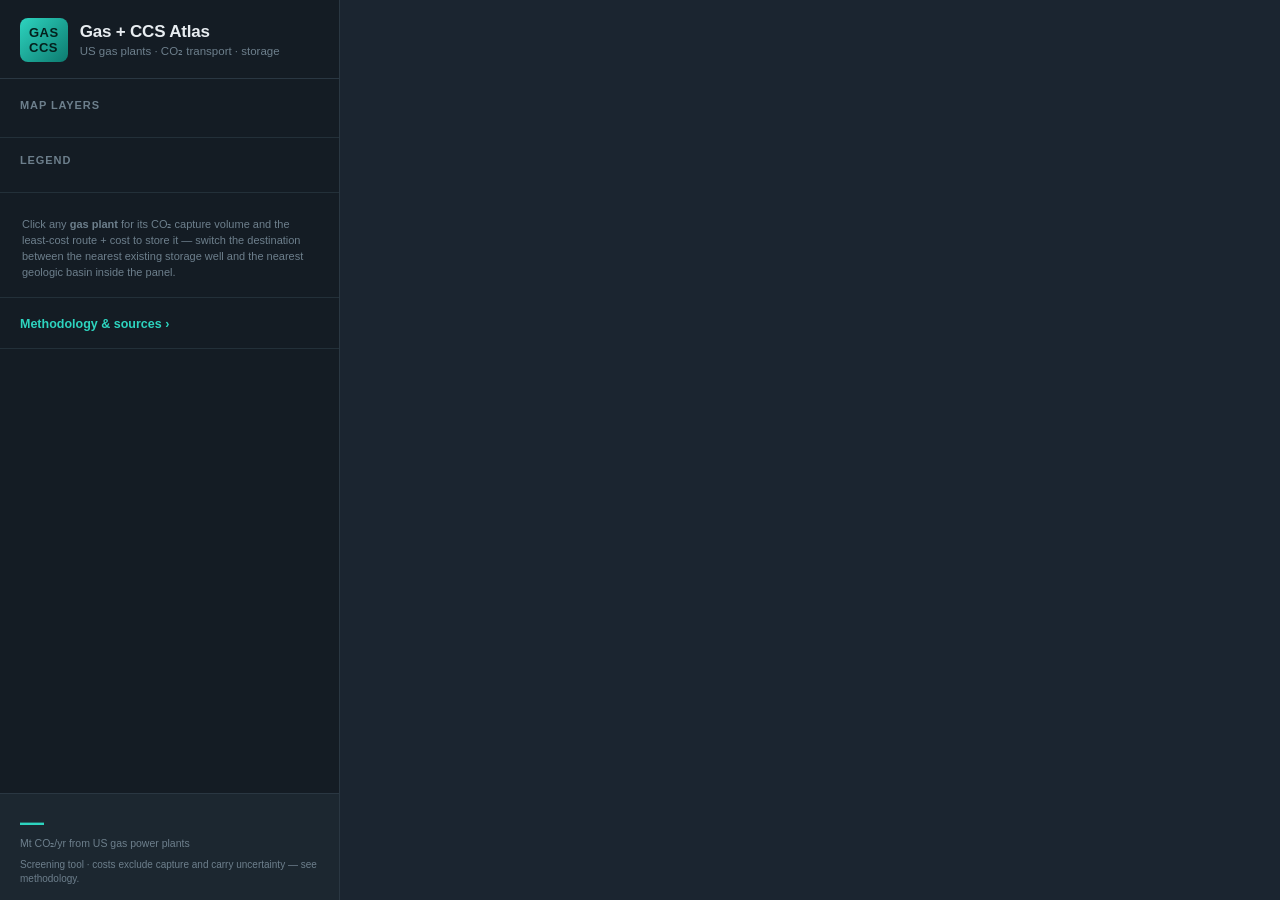
<file: index.html>
<!doctype html>
<meta charset="utf-8">
<title>Gas + CCS Atlas</title>
<meta http-equiv="refresh" content="0; url=src/index.html">
<link rel="canonical" href="src/index.html">
<p>Redirecting to <a href="src/index.html">the Gas + CCS Atlas</a>…</p>
</file>
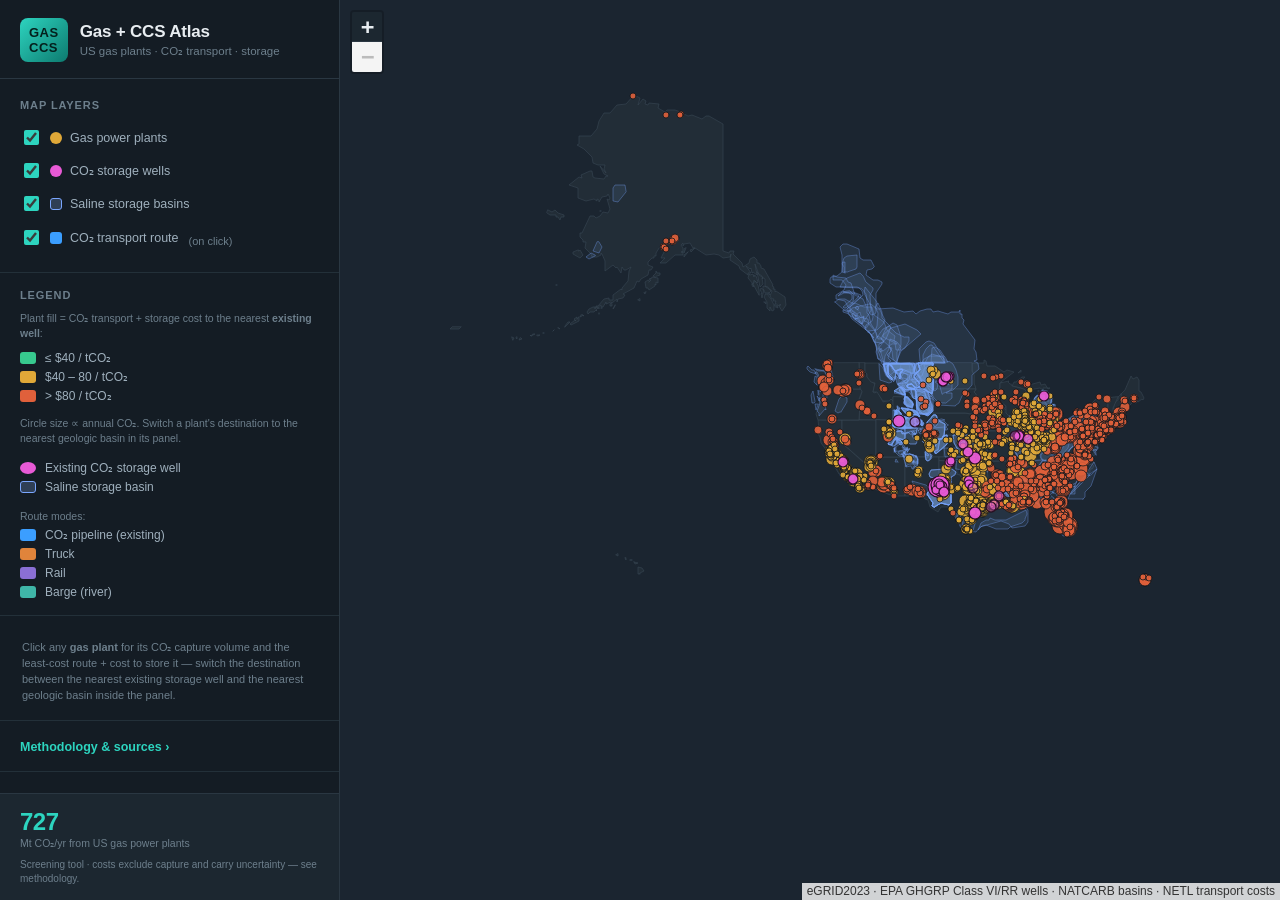
<file: src/index.html>
<!DOCTYPE html>
<html lang="en">
<head>
  <meta charset="utf-8" />
  <meta name="viewport" content="width=device-width, initial-scale=1.0" />
  <title>Gas + CCS Atlas — US gas plants, CO₂ transport & storage</title>
  <link rel="stylesheet" href="vendor/leaflet.css" />
  <link rel="stylesheet" href="styles.css" />
</head>
<body>
  <!-- Sidebar: controls -->
  <aside id="sidebar">
    <header class="brand">
      <div class="brand-mark">GAS<br>CCS</div>
      <div class="brand-text">
        <h1>Gas + CCS Atlas</h1>
        <p>US gas plants · CO₂ transport · storage</p>
      </div>
    </header>

    <div class="panel-scroll">
      <section class="control-group">
        <h2>Map layers</h2>
        <div id="overlay-list"></div>
      </section>

      <section class="control-group">
        <h2 id="legend-title">Legend</h2>
        <div id="legend"></div>
      </section>

      <section class="control-group">
        <p class="hint">Click any <b>gas plant</b> for its CO₂ capture volume and the least-cost
        route + cost to store it — switch the destination between the nearest existing storage well
        and the nearest geologic basin inside the panel.</p>
      </section>

      <section class="control-group">
        <button class="link-btn" id="open-method">Methodology &amp; sources ›</button>
      </section>
    </div>

    <footer class="side-foot">
      <div class="stat"><span id="stat-co2">—</span><label id="stat-label">Mt CO₂/yr from US gas power plants</label></div>
      <div class="disclaimer">Screening tool · costs exclude capture and carry uncertainty — see methodology.</div>
    </footer>
  </aside>

  <!-- Map -->
  <div id="map"></div>

  <!-- Detail panel (slides in on click) -->
  <aside id="detail" class="hidden">
    <button class="detail-close" id="detail-close">×</button>
    <div id="detail-body"></div>
  </aside>

  <!-- Methodology modal -->
  <div id="method-modal" class="modal hidden">
    <div class="modal-card">
      <button class="detail-close" id="method-close">×</button>
      <div id="method-body"></div>
    </div>
  </div>

  <!-- Hover tooltip -->
  <div id="hovertip" class="hovertip hidden"></div>

  <script src="vendor/leaflet.js"></script>
  <script src="../data/geo/us_states.js"></script>
  <script src="../data/geo/geometry_basins.js"></script>
  <script src="data_bundle.js"></script>
  <script src="app.js"></script>
</body>
</html>
</file>
<file: src/vendor/leaflet.css>
/* required styles */

.leaflet-pane,
.leaflet-tile,
.leaflet-marker-icon,
.leaflet-marker-shadow,
.leaflet-tile-container,
.leaflet-pane > svg,
.leaflet-pane > canvas,
.leaflet-zoom-box,
.leaflet-image-layer,
.leaflet-layer {
	position: absolute;
	left: 0;
	top: 0;
	}
.leaflet-container {
	overflow: hidden;
	}
.leaflet-tile,
.leaflet-marker-icon,
.leaflet-marker-shadow {
	-webkit-user-select: none;
	   -moz-user-select: none;
	        user-select: none;
	  -webkit-user-drag: none;
	}
/* Prevents IE11 from highlighting tiles in blue */
.leaflet-tile::selection {
	background: transparent;
}
/* Safari renders non-retina tile on retina better with this, but Chrome is worse */
.leaflet-safari .leaflet-tile {
	image-rendering: -webkit-optimize-contrast;
	}
/* hack that prevents hw layers "stretching" when loading new tiles */
.leaflet-safari .leaflet-tile-container {
	width: 1600px;
	height: 1600px;
	-webkit-transform-origin: 0 0;
	}
.leaflet-marker-icon,
.leaflet-marker-shadow {
	display: block;
	}
/* .leaflet-container svg: reset svg max-width decleration shipped in Joomla! (joomla.org) 3.x */
/* .leaflet-container img: map is broken in FF if you have max-width: 100% on tiles */
.leaflet-container .leaflet-overlay-pane svg {
	max-width: none !important;
	max-height: none !important;
	}
.leaflet-container .leaflet-marker-pane img,
.leaflet-container .leaflet-shadow-pane img,
.leaflet-container .leaflet-tile-pane img,
.leaflet-container img.leaflet-image-layer,
.leaflet-container .leaflet-tile {
	max-width: none !important;
	max-height: none !important;
	width: auto;
	padding: 0;
	}

.leaflet-container img.leaflet-tile {
	/* See: https://bugs.chromium.org/p/chromium/issues/detail?id=600120 */
	mix-blend-mode: plus-lighter;
}

.leaflet-container.leaflet-touch-zoom {
	-ms-touch-action: pan-x pan-y;
	touch-action: pan-x pan-y;
	}
.leaflet-container.leaflet-touch-drag {
	-ms-touch-action: pinch-zoom;
	/* Fallback for FF which doesn't support pinch-zoom */
	touch-action: none;
	touch-action: pinch-zoom;
}
.leaflet-container.leaflet-touch-drag.leaflet-touch-zoom {
	-ms-touch-action: none;
	touch-action: none;
}
.leaflet-container {
	-webkit-tap-highlight-color: transparent;
}
.leaflet-container a {
	-webkit-tap-highlight-color: rgba(51, 181, 229, 0.4);
}
.leaflet-tile {
	filter: inherit;
	visibility: hidden;
	}
.leaflet-tile-loaded {
	visibility: inherit;
	}
.leaflet-zoom-box {
	width: 0;
	height: 0;
	-moz-box-sizing: border-box;
	     box-sizing: border-box;
	z-index: 800;
	}
/* workaround for https://bugzilla.mozilla.org/show_bug.cgi?id=888319 */
.leaflet-overlay-pane svg {
	-moz-user-select: none;
	}

.leaflet-pane         { z-index: 400; }

.leaflet-tile-pane    { z-index: 200; }
.leaflet-overlay-pane { z-index: 400; }
.leaflet-shadow-pane  { z-index: 500; }
.leaflet-marker-pane  { z-index: 600; }
.leaflet-tooltip-pane   { z-index: 650; }
.leaflet-popup-pane   { z-index: 700; }

.leaflet-map-pane canvas { z-index: 100; }
.leaflet-map-pane svg    { z-index: 200; }

.leaflet-vml-shape {
	width: 1px;
	height: 1px;
	}
.lvml {
	behavior: url(#default#VML);
	display: inline-block;
	position: absolute;
	}


/* control positioning */

.leaflet-control {
	position: relative;
	z-index: 800;
	pointer-events: visiblePainted; /* IE 9-10 doesn't have auto */
	pointer-events: auto;
	}
.leaflet-top,
.leaflet-bottom {
	position: absolute;
	z-index: 1000;
	pointer-events: none;
	}
.leaflet-top {
	top: 0;
	}
.leaflet-right {
	right: 0;
	}
.leaflet-bottom {
	bottom: 0;
	}
.leaflet-left {
	left: 0;
	}
.leaflet-control {
	float: left;
	clear: both;
	}
.leaflet-right .leaflet-control {
	float: right;
	}
.leaflet-top .leaflet-control {
	margin-top: 10px;
	}
.leaflet-bottom .leaflet-control {
	margin-bottom: 10px;
	}
.leaflet-left .leaflet-control {
	margin-left: 10px;
	}
.leaflet-right .leaflet-control {
	margin-right: 10px;
	}


/* zoom and fade animations */

.leaflet-fade-anim .leaflet-popup {
	opacity: 0;
	-webkit-transition: opacity 0.2s linear;
	   -moz-transition: opacity 0.2s linear;
	        transition: opacity 0.2s linear;
	}
.leaflet-fade-anim .leaflet-map-pane .leaflet-popup {
	opacity: 1;
	}
.leaflet-zoom-animated {
	-webkit-transform-origin: 0 0;
	    -ms-transform-origin: 0 0;
	        transform-origin: 0 0;
	}
svg.leaflet-zoom-animated {
	will-change: transform;
}

.leaflet-zoom-anim .leaflet-zoom-animated {
	-webkit-transition: -webkit-transform 0.25s cubic-bezier(0,0,0.25,1);
	   -moz-transition:    -moz-transform 0.25s cubic-bezier(0,0,0.25,1);
	        transition:         transform 0.25s cubic-bezier(0,0,0.25,1);
	}
.leaflet-zoom-anim .leaflet-tile,
.leaflet-pan-anim .leaflet-tile {
	-webkit-transition: none;
	   -moz-transition: none;
	        transition: none;
	}

.leaflet-zoom-anim .leaflet-zoom-hide {
	visibility: hidden;
	}


/* cursors */

.leaflet-interactive {
	cursor: pointer;
	}
.leaflet-grab {
	cursor: -webkit-grab;
	cursor:    -moz-grab;
	cursor:         grab;
	}
.leaflet-crosshair,
.leaflet-crosshair .leaflet-interactive {
	cursor: crosshair;
	}
.leaflet-popup-pane,
.leaflet-control {
	cursor: auto;
	}
.leaflet-dragging .leaflet-grab,
.leaflet-dragging .leaflet-grab .leaflet-interactive,
.leaflet-dragging .leaflet-marker-draggable {
	cursor: move;
	cursor: -webkit-grabbing;
	cursor:    -moz-grabbing;
	cursor:         grabbing;
	}

/* marker & overlays interactivity */
.leaflet-marker-icon,
.leaflet-marker-shadow,
.leaflet-image-layer,
.leaflet-pane > svg path,
.leaflet-tile-container {
	pointer-events: none;
	}

.leaflet-marker-icon.leaflet-interactive,
.leaflet-image-layer.leaflet-interactive,
.leaflet-pane > svg path.leaflet-interactive,
svg.leaflet-image-layer.leaflet-interactive path {
	pointer-events: visiblePainted; /* IE 9-10 doesn't have auto */
	pointer-events: auto;
	}

/* visual tweaks */

.leaflet-container {
	background: #ddd;
	outline-offset: 1px;
	}
.leaflet-container a {
	color: #0078A8;
	}
.leaflet-zoom-box {
	border: 2px dotted #38f;
	background: rgba(255,255,255,0.5);
	}


/* general typography */
.leaflet-container {
	font-family: "Helvetica Neue", Arial, Helvetica, sans-serif;
	font-size: 12px;
	font-size: 0.75rem;
	line-height: 1.5;
	}


/* general toolbar styles */

.leaflet-bar {
	box-shadow: 0 1px 5px rgba(0,0,0,0.65);
	border-radius: 4px;
	}
.leaflet-bar a {
	background-color: #fff;
	border-bottom: 1px solid #ccc;
	width: 26px;
	height: 26px;
	line-height: 26px;
	display: block;
	text-align: center;
	text-decoration: none;
	color: black;
	}
.leaflet-bar a,
.leaflet-control-layers-toggle {
	background-position: 50% 50%;
	background-repeat: no-repeat;
	display: block;
	}
.leaflet-bar a:hover,
.leaflet-bar a:focus {
	background-color: #f4f4f4;
	}
.leaflet-bar a:first-child {
	border-top-left-radius: 4px;
	border-top-right-radius: 4px;
	}
.leaflet-bar a:last-child {
	border-bottom-left-radius: 4px;
	border-bottom-right-radius: 4px;
	border-bottom: none;
	}
.leaflet-bar a.leaflet-disabled {
	cursor: default;
	background-color: #f4f4f4;
	color: #bbb;
	}

.leaflet-touch .leaflet-bar a {
	width: 30px;
	height: 30px;
	line-height: 30px;
	}
.leaflet-touch .leaflet-bar a:first-child {
	border-top-left-radius: 2px;
	border-top-right-radius: 2px;
	}
.leaflet-touch .leaflet-bar a:last-child {
	border-bottom-left-radius: 2px;
	border-bottom-right-radius: 2px;
	}

/* zoom control */

.leaflet-control-zoom-in,
.leaflet-control-zoom-out {
	font: bold 18px 'Lucida Console', Monaco, monospace;
	text-indent: 1px;
	}

.leaflet-touch .leaflet-control-zoom-in, .leaflet-touch .leaflet-control-zoom-out  {
	font-size: 22px;
	}


/* layers control */

.leaflet-control-layers {
	box-shadow: 0 1px 5px rgba(0,0,0,0.4);
	background: #fff;
	border-radius: 5px;
	}
.leaflet-control-layers-toggle {
	background-image: url(images/layers.png);
	width: 36px;
	height: 36px;
	}
.leaflet-retina .leaflet-control-layers-toggle {
	background-image: url(images/layers-2x.png);
	background-size: 26px 26px;
	}
.leaflet-touch .leaflet-control-layers-toggle {
	width: 44px;
	height: 44px;
	}
.leaflet-control-layers .leaflet-control-layers-list,
.leaflet-control-layers-expanded .leaflet-control-layers-toggle {
	display: none;
	}
.leaflet-control-layers-expanded .leaflet-control-layers-list {
	display: block;
	position: relative;
	}
.leaflet-control-layers-expanded {
	padding: 6px 10px 6px 6px;
	color: #333;
	background: #fff;
	}
.leaflet-control-layers-scrollbar {
	overflow-y: scroll;
	overflow-x: hidden;
	padding-right: 5px;
	}
.leaflet-control-layers-selector {
	margin-top: 2px;
	position: relative;
	top: 1px;
	}
.leaflet-control-layers label {
	display: block;
	font-size: 13px;
	font-size: 1.08333em;
	}
.leaflet-control-layers-separator {
	height: 0;
	border-top: 1px solid #ddd;
	margin: 5px -10px 5px -6px;
	}

/* Default icon URLs */
.leaflet-default-icon-path { /* used only in path-guessing heuristic, see L.Icon.Default */
	background-image: url(images/marker-icon.png);
	}


/* attribution and scale controls */

.leaflet-container .leaflet-control-attribution {
	background: #fff;
	background: rgba(255, 255, 255, 0.8);
	margin: 0;
	}
.leaflet-control-attribution,
.leaflet-control-scale-line {
	padding: 0 5px;
	color: #333;
	line-height: 1.4;
	}
.leaflet-control-attribution a {
	text-decoration: none;
	}
.leaflet-control-attribution a:hover,
.leaflet-control-attribution a:focus {
	text-decoration: underline;
	}
.leaflet-attribution-flag {
	display: inline !important;
	vertical-align: baseline !important;
	width: 1em;
	height: 0.6669em;
	}
.leaflet-left .leaflet-control-scale {
	margin-left: 5px;
	}
.leaflet-bottom .leaflet-control-scale {
	margin-bottom: 5px;
	}
.leaflet-control-scale-line {
	border: 2px solid #777;
	border-top: none;
	line-height: 1.1;
	padding: 2px 5px 1px;
	white-space: nowrap;
	-moz-box-sizing: border-box;
	     box-sizing: border-box;
	background: rgba(255, 255, 255, 0.8);
	text-shadow: 1px 1px #fff;
	}
.leaflet-control-scale-line:not(:first-child) {
	border-top: 2px solid #777;
	border-bottom: none;
	margin-top: -2px;
	}
.leaflet-control-scale-line:not(:first-child):not(:last-child) {
	border-bottom: 2px solid #777;
	}

.leaflet-touch .leaflet-control-attribution,
.leaflet-touch .leaflet-control-layers,
.leaflet-touch .leaflet-bar {
	box-shadow: none;
	}
.leaflet-touch .leaflet-control-layers,
.leaflet-touch .leaflet-bar {
	border: 2px solid rgba(0,0,0,0.2);
	background-clip: padding-box;
	}


/* popup */

.leaflet-popup {
	position: absolute;
	text-align: center;
	margin-bottom: 20px;
	}
.leaflet-popup-content-wrapper {
	padding: 1px;
	text-align: left;
	border-radius: 12px;
	}
.leaflet-popup-content {
	margin: 13px 24px 13px 20px;
	line-height: 1.3;
	font-size: 13px;
	font-size: 1.08333em;
	min-height: 1px;
	}
.leaflet-popup-content p {
	margin: 17px 0;
	margin: 1.3em 0;
	}
.leaflet-popup-tip-container {
	width: 40px;
	height: 20px;
	position: absolute;
	left: 50%;
	margin-top: -1px;
	margin-left: -20px;
	overflow: hidden;
	pointer-events: none;
	}
.leaflet-popup-tip {
	width: 17px;
	height: 17px;
	padding: 1px;

	margin: -10px auto 0;
	pointer-events: auto;

	-webkit-transform: rotate(45deg);
	   -moz-transform: rotate(45deg);
	    -ms-transform: rotate(45deg);
	        transform: rotate(45deg);
	}
.leaflet-popup-content-wrapper,
.leaflet-popup-tip {
	background: white;
	color: #333;
	box-shadow: 0 3px 14px rgba(0,0,0,0.4);
	}
.leaflet-container a.leaflet-popup-close-button {
	position: absolute;
	top: 0;
	right: 0;
	border: none;
	text-align: center;
	width: 24px;
	height: 24px;
	font: 16px/24px Tahoma, Verdana, sans-serif;
	color: #757575;
	text-decoration: none;
	background: transparent;
	}
.leaflet-container a.leaflet-popup-close-button:hover,
.leaflet-container a.leaflet-popup-close-button:focus {
	color: #585858;
	}
.leaflet-popup-scrolled {
	overflow: auto;
	}

.leaflet-oldie .leaflet-popup-content-wrapper {
	-ms-zoom: 1;
	}
.leaflet-oldie .leaflet-popup-tip {
	width: 24px;
	margin: 0 auto;

	-ms-filter: "progid:DXImageTransform.Microsoft.Matrix(M11=0.70710678, M12=0.70710678, M21=-0.70710678, M22=0.70710678)";
	filter: progid:DXImageTransform.Microsoft.Matrix(M11=0.70710678, M12=0.70710678, M21=-0.70710678, M22=0.70710678);
	}

.leaflet-oldie .leaflet-control-zoom,
.leaflet-oldie .leaflet-control-layers,
.leaflet-oldie .leaflet-popup-content-wrapper,
.leaflet-oldie .leaflet-popup-tip {
	border: 1px solid #999;
	}


/* div icon */

.leaflet-div-icon {
	background: #fff;
	border: 1px solid #666;
	}


/* Tooltip */
/* Base styles for the element that has a tooltip */
.leaflet-tooltip {
	position: absolute;
	padding: 6px;
	background-color: #fff;
	border: 1px solid #fff;
	border-radius: 3px;
	color: #222;
	white-space: nowrap;
	-webkit-user-select: none;
	-moz-user-select: none;
	-ms-user-select: none;
	user-select: none;
	pointer-events: none;
	box-shadow: 0 1px 3px rgba(0,0,0,0.4);
	}
.leaflet-tooltip.leaflet-interactive {
	cursor: pointer;
	pointer-events: auto;
	}
.leaflet-tooltip-top:before,
.leaflet-tooltip-bottom:before,
.leaflet-tooltip-left:before,
.leaflet-tooltip-right:before {
	position: absolute;
	pointer-events: none;
	border: 6px solid transparent;
	background: transparent;
	content: "";
	}

/* Directions */

.leaflet-tooltip-bottom {
	margin-top: 6px;
}
.leaflet-tooltip-top {
	margin-top: -6px;
}
.leaflet-tooltip-bottom:before,
.leaflet-tooltip-top:before {
	left: 50%;
	margin-left: -6px;
	}
.leaflet-tooltip-top:before {
	bottom: 0;
	margin-bottom: -12px;
	border-top-color: #fff;
	}
.leaflet-tooltip-bottom:before {
	top: 0;
	margin-top: -12px;
	margin-left: -6px;
	border-bottom-color: #fff;
	}
.leaflet-tooltip-left {
	margin-left: -6px;
}
.leaflet-tooltip-right {
	margin-left: 6px;
}
.leaflet-tooltip-left:before,
.leaflet-tooltip-right:before {
	top: 50%;
	margin-top: -6px;
	}
.leaflet-tooltip-left:before {
	right: 0;
	margin-right: -12px;
	border-left-color: #fff;
	}
.leaflet-tooltip-right:before {
	left: 0;
	margin-left: -12px;
	border-right-color: #fff;
	}

/* Printing */

@media print {
	/* Prevent printers from removing background-images of controls. */
	.leaflet-control {
		-webkit-print-color-adjust: exact;
		print-color-adjust: exact;
		}
	}
</file>
<file: src/styles.css>
/* ============================================================
   BiCRS Atlas — design system
   Internal Frontier strategy tool. Clean, data-forward, neutral.
   ============================================================ */
:root {
  --bg: #0e1419;
  --ocean: #1b2530;
  --panel: #141c24;
  --panel-2: #1c2730;
  --line: #2a3742;
  --line-soft: #233039;
  --ink: #e8edf1;
  --ink-2: #9fb0bd;
  --ink-3: #6d7f8c;
  --accent: #2dd4bf;
  --accent-deep: #0d7a6f;
  --land-null: #2a3742;     /* land with no data */
  --shadow: 0 8px 30px rgba(0,0,0,.45);
  --r: 10px;
  --font: -apple-system, BlinkMacSystemFont, "Segoe UI", Roboto, Helvetica, Arial, sans-serif;
  --mono: ui-monospace, "SF Mono", Menlo, Consolas, monospace;
}

* { box-sizing: border-box; }
html, body { height: 100%; margin: 0; }
body {
  font-family: var(--font);
  color: var(--ink);
  background: var(--bg);
  overflow: hidden;
  -webkit-font-smoothing: antialiased;
}

/* ---------- Layout ---------- */
#map {
  position: absolute;
  top: 0; left: 340px; right: 0; bottom: 0;
  background: var(--ocean);
}
#sidebar {
  position: absolute;
  top: 0; left: 0; bottom: 0;
  width: 340px;
  background: var(--panel);
  border-right: 1px solid var(--line);
  display: flex;
  flex-direction: column;
  z-index: 1000;
}
.panel-scroll { flex: 1; overflow-y: auto; padding: 4px 0 14px; }

/* ---------- Brand ---------- */
.brand {
  display: flex; align-items: center; gap: 12px;
  padding: 18px 20px 16px;
  border-bottom: 1px solid var(--line);
}
.brand-mark {
  font-weight: 800; font-size: 13px; letter-spacing: .5px;
  background: linear-gradient(135deg, var(--accent), var(--accent-deep));
  color: #04201d; padding: 7px 9px; border-radius: 8px;
}
.brand-text h1 { font-size: 17px; margin: 0; letter-spacing: -.2px; }
.brand-text p { margin: 2px 0 0; font-size: 11.5px; color: var(--ink-3); }

/* ---------- Control groups ---------- */
.control-group { padding: 16px 20px; border-bottom: 1px solid var(--line-soft); }
.control-group h2 {
  font-size: 11px; text-transform: uppercase; letter-spacing: .9px;
  color: var(--ink-3); margin: 0 0 10px; font-weight: 600;
}

/* segmented control */
.seg { display: flex; background: var(--panel-2); border-radius: var(--r); padding: 3px; gap: 3px; }
.seg-btn {
  flex: 1; border: 0; background: transparent; color: var(--ink-2);
  font-size: 12px; font-weight: 600; padding: 8px 6px; border-radius: 7px;
  cursor: pointer; font-family: var(--font); transition: all .15s;
}
.seg-btn:hover { color: var(--ink); }
.seg-btn.active { background: var(--accent-deep); color: #eafffb; box-shadow: 0 1px 6px rgba(0,0,0,.3); }

select {
  width: 100%; background: var(--panel-2); color: var(--ink);
  border: 1px solid var(--line); border-radius: 8px; padding: 9px 10px;
  font-size: 13px; font-family: var(--font); cursor: pointer;
}
.hint { font-size: 11px; color: var(--ink-3); margin: 8px 2px 0; line-height: 1.45; }

/* checkboxes */
.chk {
  display: flex; align-items: center; gap: 8px; font-size: 12.5px;
  color: var(--ink-2); padding: 6px 0; cursor: pointer;
}
.chk input { accent-color: var(--accent); width: 15px; height: 15px; }
.sw { width: 12px; height: 12px; border-radius: 3px; display: inline-block; }
.sw-fac { background: #e0b020; border-radius: 50%; }
.sw-site { background: #46b3ff; border-radius: 50%; }
.sw-basin { background: rgba(120,170,255,.35); border: 1px solid #6f93c9; }
/* Gas + CCS overlay swatches */
.sw-plants { background: #e0a838; border-radius: 50%; }
.sw-wells { background: #e85ad6; border-radius: 50%; }
.sw-basins { background: rgba(111,147,201,.3); border: 1px solid #7aa6ff; }
/* US/EU detail-scope overlay swatches */
.sw-wwtp  { background: #5bb0c7; border-radius: 50%; }
.sw-proj  { background: #46b3ff; border-radius: 50%; }
.sw-well6 { background: #46b3ff; }
.sw-well5 { background: #c97be0; }
.sw-form  { background: rgba(122,166,255,.5); border: 1px solid #6f93c9; }

/* Region storage/density metrics grid (US/EU detail panels) */
.d-metrics { display: grid; grid-template-columns: 1fr 1fr; gap: 8px; margin: 10px 0; }
.d-metrics > div { background: var(--panel-2); border: 1px solid var(--line); border-radius: 8px; padding: 7px 9px; }
.d-metrics .k { color: var(--ink-3); font-size: 10px; text-transform: uppercase; letter-spacing: .04em; }
.d-metrics .v { font-size: 13px; margin-top: 2px; }
.lowsup { color: #e6c06a; }

/* ---------- Legend ---------- */
#legend { display: flex; flex-direction: column; gap: 5px; }
.legend-row { display: flex; align-items: center; gap: 9px; font-size: 12px; color: var(--ink-2); }
.legend-row .box { width: 16px; height: 12px; border-radius: 3px; flex: none; }
.legend-grad { display: flex; height: 12px; border-radius: 3px; overflow: hidden; margin-bottom: 4px; }
.legend-grad span { flex: 1; }
.legend-scale { display: flex; justify-content: space-between; font-size: 10px; color: var(--ink-3); font-family: var(--mono); }
.legend-note { font-size: 10.5px; color: var(--ink-3); margin-top: 6px; line-height: 1.4; }

.link-btn {
  background: none; border: 0; color: var(--accent); font-size: 12.5px;
  cursor: pointer; padding: 0; font-family: var(--font); font-weight: 600;
}
.link-btn:hover { text-decoration: underline; }

/* ---------- Side footer ---------- */
.side-foot { padding: 14px 20px; border-top: 1px solid var(--line); background: var(--panel-2); }
.stat span { font-size: 24px; font-weight: 800; color: var(--accent); letter-spacing: -.5px; }
.stat label { display: block; font-size: 10.5px; color: var(--ink-3); margin-top: 1px; }
.disclaimer { font-size: 10px; color: var(--ink-3); margin-top: 9px; line-height: 1.4; }

/* ---------- Detail panel ---------- */
#detail {
  position: absolute; top: 14px; right: 14px; bottom: 14px; width: 380px;
  background: var(--panel); border: 1px solid var(--line); border-radius: 14px;
  box-shadow: var(--shadow); z-index: 1200; overflow-y: auto; padding: 22px 22px 26px;
  transition: transform .22s ease, opacity .22s ease;
}
#detail.hidden { transform: translateX(20px); opacity: 0; pointer-events: none; }
.detail-close {
  position: absolute; top: 12px; right: 14px; background: var(--panel-2);
  border: 1px solid var(--line); color: var(--ink-2); width: 28px; height: 28px;
  border-radius: 7px; font-size: 18px; line-height: 1; cursor: pointer;
}
.detail-close:hover { color: var(--ink); }

.d-region { font-size: 11px; color: var(--ink-3); text-transform: uppercase; letter-spacing: .8px; }
.d-name { font-size: 21px; font-weight: 800; margin: 2px 0 14px; letter-spacing: -.3px; }

.rec-card { background: var(--panel-2); border: 1px solid var(--line); border-radius: 12px; padding: 14px 15px; margin-bottom: 16px; }
.rec-card .rec-top { display: flex; align-items: center; gap: 10px; margin-bottom: 9px; }
.rec-pill { font-size: 11px; font-weight: 700; padding: 4px 9px; border-radius: 20px; color: #06140f; }
.rec-card h3 { font-size: 15px; margin: 0; }
.rec-meta { display: grid; grid-template-columns: 1fr 1fr; gap: 8px; margin: 10px 0; }
.rec-meta div { background: var(--panel); border-radius: 8px; padding: 8px 9px; }
.rec-meta .k { font-size: 10px; color: var(--ink-3); text-transform: uppercase; letter-spacing: .5px; }
.rec-meta .v { font-size: 14px; font-weight: 700; margin-top: 2px; }
.rationale { font-size: 12.5px; line-height: 1.55; color: var(--ink-2); margin: 4px 0 0; }
.runner { font-size: 11.5px; color: var(--ink-3); margin-top: 9px; }
.caveat, .flag { font-size: 11.5px; line-height: 1.5; padding: 8px 10px; border-radius: 8px; margin-top: 8px; }
.caveat { background: rgba(224,176,32,.08); border: 1px solid rgba(224,176,32,.25); color: #e6c878; }
.flag { background: rgba(255,90,90,.08); border: 1px solid rgba(255,90,90,.28); color: #f3a0a0; }
.caveat::before { content: "⚠ "; }
.flag::before { content: "⛔ "; }

/* ---------- Feedstock bar chart ---------- */
.chart-card { background: var(--panel-2); border: 1px solid var(--line); border-radius: 12px; padding: 14px 15px; margin-bottom: 16px; }
.chart-title { font-size: 14px; font-weight: 700; }
.chart-sub { font-size: 10.5px; color: var(--ink-3); margin: 2px 0 12px; line-height: 1.4; }
.bar-row { display: grid; grid-template-columns: 92px 1fr 48px; align-items: center; gap: 8px; margin-bottom: 7px; }
.bar-label { font-size: 11px; color: var(--ink-2); line-height: 1.15; }
.bar-track { background: var(--panel); border-radius: 5px; height: 16px; overflow: hidden; }
.bar-fill { height: 100%; border-radius: 5px; min-width: 3px; transition: width .3s; }
.bar-val { font-size: 11px; font-family: var(--mono); text-align: right; color: var(--ink); }
.chart-total { font-size: 11.5px; color: var(--ink-2); margin-top: 10px; padding-top: 9px; border-top: 1px solid var(--line-soft); }
.chart-total b { color: var(--accent); }

/* ---------- Ranked CDR options ---------- */
.rank-item { background: var(--panel-2); border: 1px solid var(--line); border-radius: 10px; padding: 11px 12px; margin-bottom: 9px; }
.rank-head { display: flex; align-items: center; gap: 9px; }
.rank-num { width: 20px; height: 20px; border-radius: 6px; color: #06140f; font-size: 11px; font-weight: 800; display: flex; align-items: center; justify-content: center; flex: none; }
.rank-name { font-size: 13.5px; font-weight: 700; flex: 1; }
.rank-badge { font-size: 9.5px; font-weight: 700; text-transform: uppercase; letter-spacing: .4px; padding: 3px 7px; border-radius: 20px; white-space: nowrap; }
.rk-recommended { background: var(--accent-deep); color: #eafffb; }
.rk-runnerup { background: #2c5a6e; color: #d6f0fb; }
.rk-strongfit { background: #2c4a36; color: #b9e6c8; }
.rk-possible { background: #4a4630; color: #e6dca0; }
.rk-poorfit { background: #3a2a2a; color: #d8a8a8; }
.rank-meta { font-size: 11px; color: var(--ink-3); font-family: var(--mono); margin: 7px 0 8px; }
.rank-pc { display: grid; grid-template-columns: 1fr; gap: 4px; }
.rank-pc ul { margin: 0; padding: 0; list-style: none; }
.rank-pc li { font-size: 11px; line-height: 1.45; padding: 1px 0 1px 16px; position: relative; }
.pc-pros li { color: #a7d8b5; }
.pc-pros li::before { content: "+"; position: absolute; left: 3px; color: #5fb87a; font-weight: 700; }
.pc-cons li { color: #d6a8a8; }
.pc-cons li::before { content: "–"; position: absolute; left: 3px; color: #c97b7b; font-weight: 700; }

.d-sec-title { font-size: 11px; text-transform: uppercase; letter-spacing: .8px; color: var(--ink-3); margin: 20px 0 8px; font-weight: 600; }
table.feed { width: 100%; border-collapse: collapse; font-size: 12px; }
table.feed td { padding: 7px 4px; border-bottom: 1px solid var(--line-soft); vertical-align: top; }
table.feed td.lab { color: var(--ink-2); }
table.feed td.val { text-align: right; font-weight: 700; font-family: var(--mono); white-space: nowrap; }
.unc { font-size: 10px; color: var(--ink-3); font-weight: 400; }
.src { font-size: 10px; color: var(--ink-3); line-height: 1.4; padding: 2px 4px 9px; border-bottom: 1px solid var(--line-soft); }
.chips { display: flex; flex-wrap: wrap; gap: 6px; margin-top: 4px; }
.chip { font-size: 10.5px; background: var(--panel-2); border: 1px solid var(--line); border-radius: 20px; padding: 3px 9px; color: var(--ink-2); }

/* ---------- Modal ---------- */
.modal { position: absolute; inset: 0; background: rgba(4,8,11,.66); z-index: 2000; display: flex; align-items: center; justify-content: center; }
.modal.hidden { display: none; }
.modal-card { position: relative; width: min(720px, 90vw); max-height: 86vh; overflow-y: auto; background: var(--panel); border: 1px solid var(--line); border-radius: 16px; padding: 30px 34px; box-shadow: var(--shadow); }
.modal-card h2 { margin: 0 0 6px; font-size: 20px; }
.modal-card h3 { font-size: 13px; text-transform: uppercase; letter-spacing: .6px; color: var(--accent); margin: 20px 0 7px; }
.modal-card p, .modal-card li { font-size: 13px; line-height: 1.6; color: var(--ink-2); }
.modal-card code { font-family: var(--mono); font-size: 12px; background: var(--panel-2); padding: 1px 5px; border-radius: 4px; }
.modal-card a { color: var(--accent); }

/* ---------- Hover tooltip ---------- */
.hovertip {
  position: absolute; z-index: 3000; pointer-events: none;
  background: rgba(10,16,20,.95); border: 1px solid var(--line);
  border-radius: 8px; padding: 7px 11px; font-size: 12px; color: var(--ink);
  box-shadow: var(--shadow); transform: translate(-50%, -120%); white-space: nowrap;
}
.hovertip .ht-name { font-weight: 700; }
.hovertip .ht-val { color: var(--accent); font-family: var(--mono); }
.hidden { display: none; }

/* ---------- Leaflet overrides ---------- */
.leaflet-container { background: var(--ocean); font-family: var(--font); }
.leaflet-popup-content-wrapper { background: var(--panel); color: var(--ink); border-radius: 10px; box-shadow: var(--shadow); }
.leaflet-popup-tip { background: var(--panel); }
.leaflet-popup-content { margin: 12px 14px; font-size: 12.5px; line-height: 1.5; }
.leaflet-popup-content b { color: var(--ink); }
.leaflet-bar a { background: var(--panel-2); color: var(--ink); border-bottom-color: var(--line); }
.leaflet-bar a:hover { background: var(--line); }
.pop-src { font-size: 10px; color: var(--ink-3); margin-top: 5px; }

@media (max-width: 760px) {
  #sidebar { width: 100%; height: 46%; bottom: auto; }
  #map { left: 0; top: 46%; }
  #detail { width: auto; left: 14px; }
}
</file>
